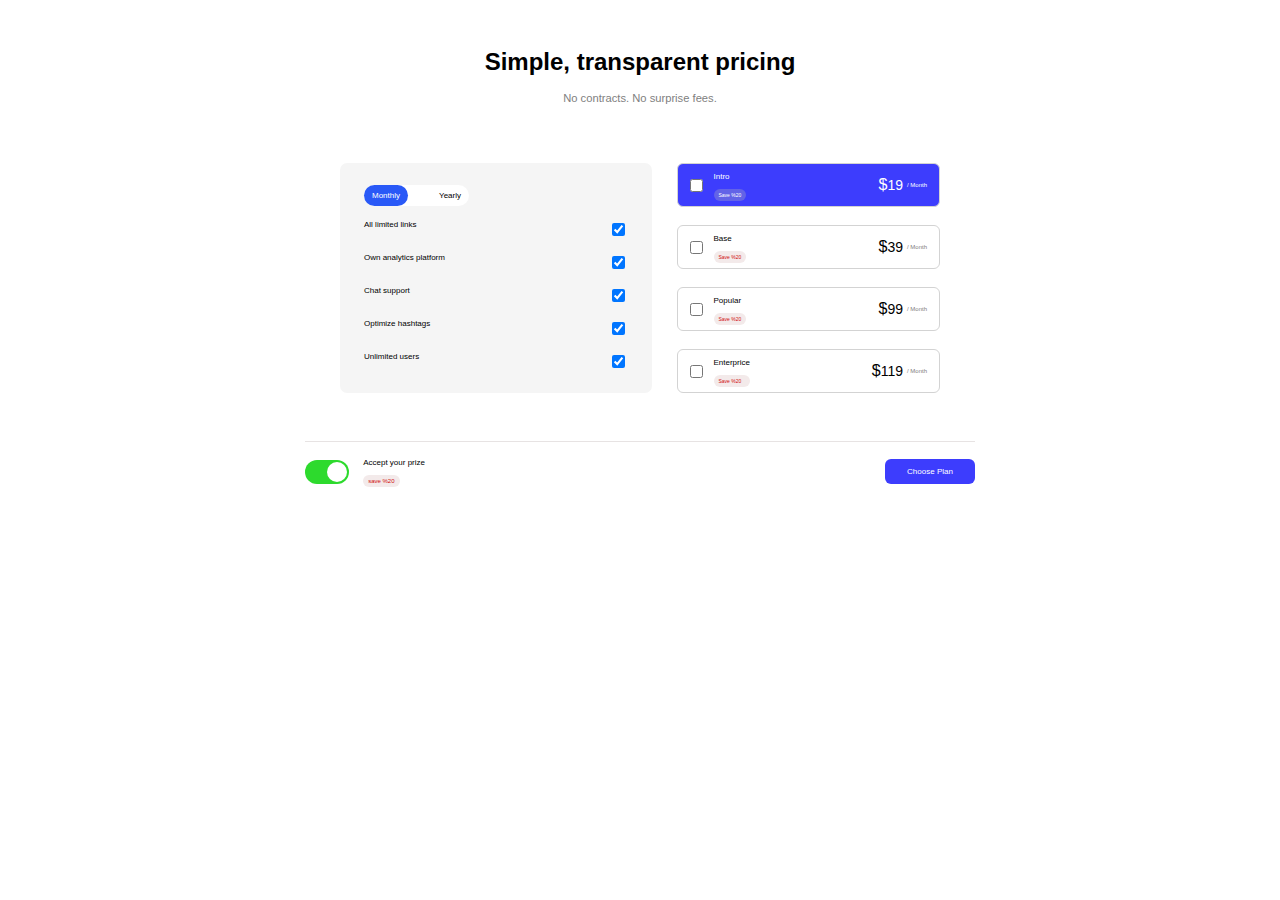
<file: Simple-transparent-pricing/index.html>
<!DOCTYPE html>
<html lang="en">
<head>
  <meta charset="UTF-8">
  <meta http-equiv="X-UA-Compatible" content="IE=edge">
  <meta name="viewport" content="width=device-width, initial-scale=1.0">
  <title>Simple, transparent pricing</title>
  <link rel="stylesheet" href="css/main.css">
</head>
<body>
  <div class="container">



  <header>
      <h1> Simple, transparent pricing</h1>
      <p>No contracts. No surprise fees.</p>
  </header>
  <main>
    <section class="features">
    <div class="duration-switcher">
      <p class="switch active">Monthly</p>
      <p class="switch">Yearly</p>
    </div>

    <div class="feature">
      <label for="All limited links" >All limited links</label>
      <input type="checkbox" id="links" name="links" checked>
      
    </div>

    <div class="feature">
      <label for="platform">Own analytics platform</label>
      <input type="checkbox" id="platform" name="platform" checked> 
    </div>

    <div class="feature">
      <label for="chat support">Chat support</label>
      <input type="checkbox" id="Chat support" name="Chat support" checked> 
    </div>

    <div class="feature">
      <label for="optimize hashtags">Optimize hashtags</label>
      <input type="checkbox" id="optimize hashtags" name="optimize hashtags" checked> 
    </div>

    <div class="feature">
      <label for="unlimited users">Unlimited users</label>
      <input type="checkbox" id="unlimited users" name="unlimited users" checked > 
    </div>
  </section>

  <section class=" prices">

    <div class="pricing-container active">
      <div class="price-text">
        <input type="checkbox">
       <div class="price-text-dis">
      <p class= price-text-title>Intro</p>
      <p class="price-dis">Save %20</p>
      </div>
     </div>
      
      <div class="price-value">
      <span class="currency">$</span>
      <span class="value">19</span>
      <span class=duration>/ Month</span>
      </div>
    </div>
   
    <div class="pricing-container">
      <div class="price-text">
        <input type="checkbox">
        <div class="price-text-dis">
          <p class="price-text-title">Base</p>
          <p class="price-dis"> Save %20</p>
        </div>
      </div>
      
      <div class="price-value">
      <span class="currency">$</span>
      <span class="value">39</span>
      <span class=duration>/ Month</span>
      </div>
    </div>

    <div class="pricing-container">
      <div class="price-text">
        <input type="checkbox">

      <div class="price-text-dis">
        <p class="price-text-title">Popular</p>
        <p class="price-dis">Save %20</p>
      </div>
      </div>
      
      <div class="price-value">
        <span class="currency">$</span>
        <span class="value">99</span>
        <span class=duration>/ Month</span>
      </div>
    </div>

    <div class="pricing-container">
      <div class="price-text">
        <input type="checkbox">
        <div class="price-text-dis">
          <p class="price-text-title ">Enterprice</p>
          <p class="price-dis">Save %20</p>
        </div>
      </div>
      
      <div class="price-value">
        <span class="currency">$</span>
        <span class="value">119</span>
        <span class=duration>/ Month</span>
      </div>
    </div>

  </section>
</main>

<footer>
  <div class="footer">

    <div class="prize">
      <div class="switcher-parent-container switcher-active ">
      <div class="switcher">
      </div>
    </div>
    <div>
      <p class="footer-text">Accept your prize</p>
      <p class="footer-dis">save %20</p>
    </div>
    </div>
     <button class="footer-btn">Choose Plan</button>

</footer>

  </div>
  
</body>
</html>
</file>
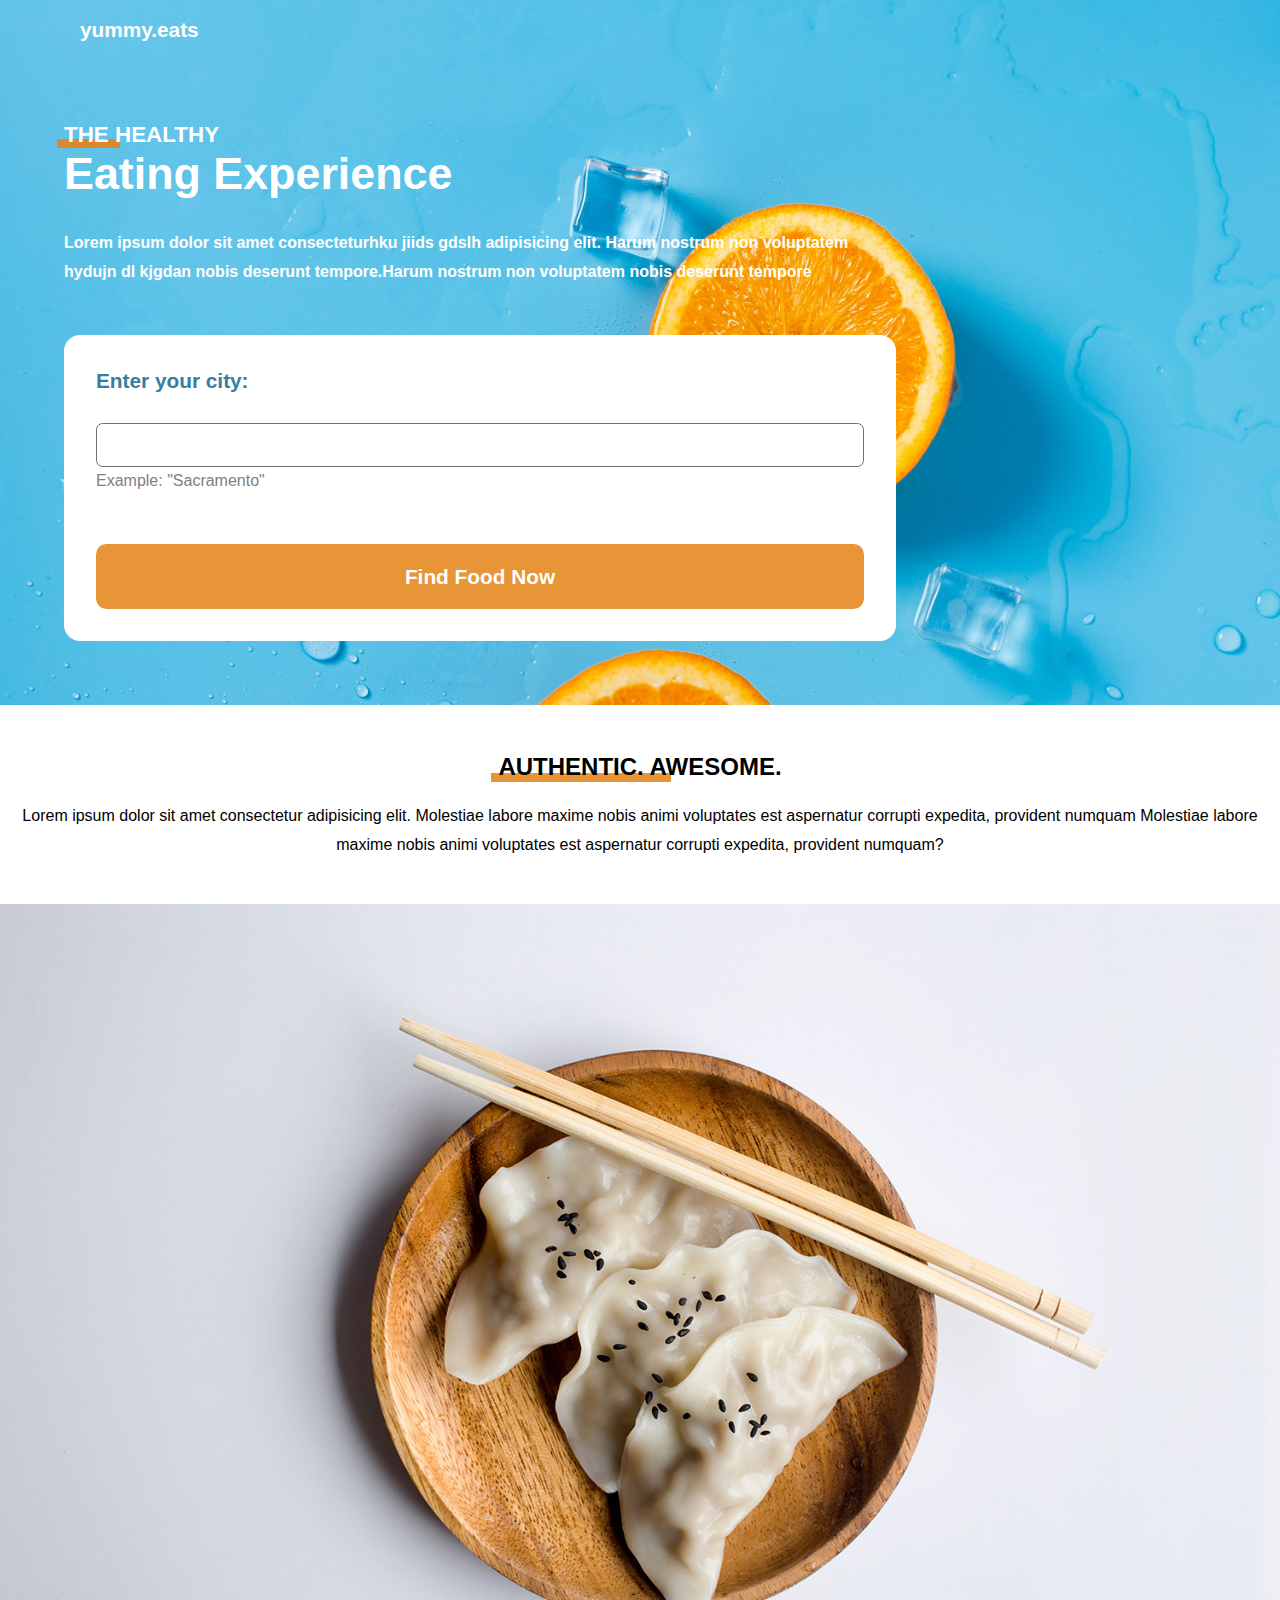
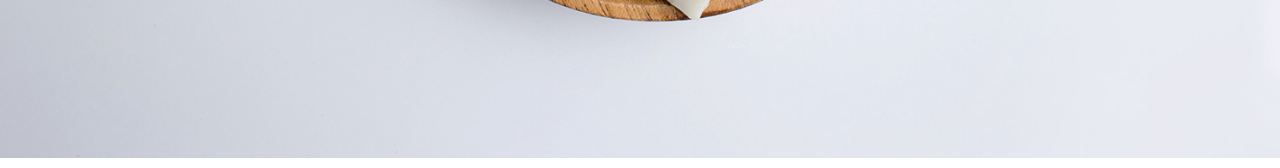
<file: Yummy Eats Project/index.html>
<!DOCTYPE html>
<html lang="en">
<head>
  <meta charset="UTF-8">
  <meta http-equiv="X-UA-Compatible" content="IE=edge">
  <meta name="viewport" content="width=device-width, initial-scale=1.0">
  <title>Yummy Eats</title>
  <link rel="stylesheet" href="css/main.css">
</head>
<body>
  <div class="hero-bg">
    <section class="top-section">
      <header>
        <a class="logo" href="#">yummy.eats</a>
      </header>
      <h1> <span>the healthy</span>  Eating Experience </h1>
      <p>
        Lorem ipsum dolor sit amet consecteturhku jiids gdslh  adipisicing elit. Harum nostrum non voluptatem hydujn dl kjgdan nobis deserunt tempore.Harum nostrum non voluptatem nobis deserunt tempore
      </p>
      
      <div class="form-container">

        <form action="#">

          <div class="left-form">
            <label for="city">Enter your city:</label>
            <input type="text" name="city" id="city">
            <p>Example: "Sacramento"</p>
          </div>
         
          <input type="button" value="Find Food Now" id="cta-btn">
        </form>

      </div>
    </section>
  </div>
  <section class="authentic">
    <div class="right-col">
      <h2>Authentic. Awesome.</h2>
      <P>Lorem ipsum dolor sit amet consectetur adipisicing elit. Molestiae labore maxime nobis animi voluptates est aspernatur corrupti expedita, provident numquam Molestiae labore maxime nobis animi voluptates est aspernatur corrupti expedita, provident numquam?
         </P>
    </div>
    
      <img src="images/food.jpg"  alt="picture of food in a plate">
    
    

  </section>
  
</body>
</html>
</file>
<file: Simple-transparent-pricing/css/main.css>
body {
  margin: 0;
  padding: 0;
  font-family: Verdana, Geneva, Tahoma, sans-serif;
}

.container {
  display: flex;
  flex-direction: column;
  align-items: center;
  width: 100vw;
}

header {
  text-align: center;
  padding-top: 2em;
  padding-top: 2em;
}
header h1 {
  font-size: 1.5em;
  font-weight: bold;
}
header p {
  color: gray;
  font-size: 0.7em;
}

main {
  display: flex;
  margin: 3em 6em;
  height: 230px;
  width: 600px;
  justify-content: center;
}

.features {
  flex: 1;
  margin-right: 25px;
  background-color: rgb(245, 245, 245);
  border-radius: 0.9em;
  font-size: 0.5em;
  padding: 1em 3em;
  display: flex;
  flex-direction: column;
  justify-content: space-evenly;
}
.features .feature {
  display: flex;
  justify-content: space-between;
}
.features .duration-switcher {
  display: flex;
  justify-content: space-between;
  align-items: center;
  border-radius: 32px;
  width: 105px;
  background-color: white;
}
.features .duration-switcher .switch {
  margin: 0;
  padding: 0.7em 1em;
  border-radius: 32px;
}
.features .duration-switcher .active {
  background-color: rgb(41, 89, 247);
  color: white;
  cursor: default;
}

.prices {
  flex: 1;
  font-size: 0.5em;
  font-size: 0.6em;
  border-radius: 0.9em;
  display: flex;
  flex-direction: column;
  justify-content: space-between;
}

.pricing-container {
  border: 1px solid lightgray;
  display: flex;
  font-size: 0.6em;
  justify-content: space-between;
  border-radius: 6px;
  align-items: center;
  padding: 0 8px;
}
.pricing-container .price-text {
  display: flex;
  align-items: center;
  width: 70px;
}
.pricing-container .price-dis {
  background-color: rgb(243, 234, 234);
  border-radius: 16px;
  color: rgb(209, 12, 12);
  padding: 3px 5px;
  font-size: 5px;
}
.pricing-container .price-text-title {
  font-size: 8px;
}
.pricing-container .price-text-dis {
  margin-left: 8px;
}
.pricing-container .price-value {
  display: flex;
  align-items: center;
  margin-right: 4px;
  justify-content: flex-end;
  width: 70px;
}
.pricing-container .value {
  font-size: 14px;
  margin-right: 4px;
  font-weight: 500;
}
.pricing-container .currency {
  font-size: 16px;
  font-weight: 500;
}
.pricing-container .duration {
  color: gray;
}

.active {
  color: white;
  background-color: rgb(61, 61, 253);
}
.active .duration {
  color: white;
}
.active .price-dis {
  background-color: rgb(99, 99, 231);
  color: white;
}

.footer {
  display: flex;
  justify-content: space-between;
  width: 670px;
  border-top: solid rgb(231, 227, 227) 1px;
  /*border-bottom: none;
  border-left:none;
  border-right:none;*/
  align-items: center;
  padding-top: 8px;
}
.footer .footer-btn {
  font-size: 8px;
  height: 25px;
  width: 90px;
  background-color: rgb(61, 61, 253);
  color: white;
  border: none;
  border-radius: 6px;
}

.switcher-parent-container {
  width: 40px;
  border-radius: 20px;
  padding: 2px;
  background-color: gray;
  display: flex;
}
.switcher-parent-container .switcher {
  background-color: white;
  height: 20px;
  width: 20px;
  border-radius: 50%;
}

.switcher-active {
  background-color: rgb(45, 218, 45);
  justify-content: flex-end;
}

.prize {
  display: flex;
  align-items: center;
  justify-content: space-between;
  width: 120px;
}
.prize .footer-text {
  font-size: 8px;
}
.prize .footer-dis {
  background-color: rgb(243, 234, 234);
  border-radius: 16px;
  color: rgb(209, 12, 12);
  padding: 3px 5px;
  font-size: 6px;
  width: -webkit-fit-content;
  width: -moz-fit-content;
  width: fit-content;
}/*# sourceMappingURL=main.css.map */
</file>
<file: Yummy Eats Project/css/main.css>
/*custum properties*/
:root {
  line-height: 1.8em;
}

body {
  margin: 0;
  padding: 0;
  font-family: "Segoe UI", Tahoma, Geneva, Verdana, sans-serif;
}

.hero-bg {
  background: url("../images/mae-mu-8Vh6ulKc50o-unsplash.jpg");
  background-size: cover;
  padding-bottom: 4em;
  text-align: center;
}

header {
  padding: 1em;
  margin-bottom: 3.7em;
}
header a {
  color: white;
  text-decoration: none;
  font-size: 1.3em;
  font-weight: bold;
}

h1 {
  font-size: 2.8rem;
  line-height: normal;
}
h1 span {
  text-transform: uppercase;
  display: block;
  font-size: 1.4rem;
  z-index: 1;
  position: relative;
}

h1 span::before {
  content: "";
  background-color: #db892c;
  width: 2.8em;
  height: 0.4em;
  z-index: -1;
  bottom: 0;
  margin-left: -0.3em;
  position: absolute;
}

.hero-bg {
  font-weight: bold;
  margin: 0 0 3em;
  text-align: center;
}
.hero-bg p {
  margin-bottom: 3.5em;
  margin-top: 3.7em;
}

.top-section {
  text-align: center;
  color: white;
  font-weight: bold;
}

.form-container {
  background-color: white;
  padding: 2em;
  margin: 2em -1em 0;
}
.form-container label {
  color: rgb(56, 125, 160);
  font-size: 1.3rem;
  display: block;
  margin-bottom: 0.7em;
  font-weight: bold;
}
.form-container input[type=text] {
  width: 100%;
  border: 1px solid #707070;
  padding: 1em;
  border-radius: 0.5em;
  margin-top: 1em;
  box-sizing: border-box;
}
.form-container p {
  color: gray;
  font-weight: normal;
  margin-top: 0.5em;
  margin-bottom: 1.2em;
}
.form-container input[type=button] {
  width: 100%;
  padding: 1em;
  color: white;
  background-color: #e79537;
  border-radius: 0.5em;
  border: none;
  font-size: 1.3em;
  font-weight: bold;
  cursor: pointer;
}
.form-container input[type=button]:hover {
  background-color: #d48b37;
}

.authentic {
  margin: 0;
  text-align: center;
}
.authentic h2 {
  text-transform: uppercase;
  font-weight: bold;
  position: relative;
  z-index: -1em;
}
.authentic h2::before {
  content: "";
  background-color: #e79537;
  height: 0.4em;
  width: 7.5em;
  position: absolute;
  z-index: -1;
  bottom: 0;
  margin-left: -0.3em;
}

.right-col p {
  margin-bottom: 2.5em;
  margin: 0 1em 2.8em;
}

img {
  width: 100%;
}

@media (min-width: 600px) {
  section {
    margin: 0 4em;
  }
  .form-container {
    margin: 2em -4em 0;
  }
}
@media (min-width: 880px) {
  .top-section {
    text-align: left;
  }
  .top-section p {
    margin: 0 0 3em;
  }
  .hero-bg section {
    width: 65%;
  }
  .form-container {
    margin: 2em 0 0;
    padding: 2em;
    border-radius: 1em;
  }
}/*# sourceMappingURL=main.css.map */
</file>
